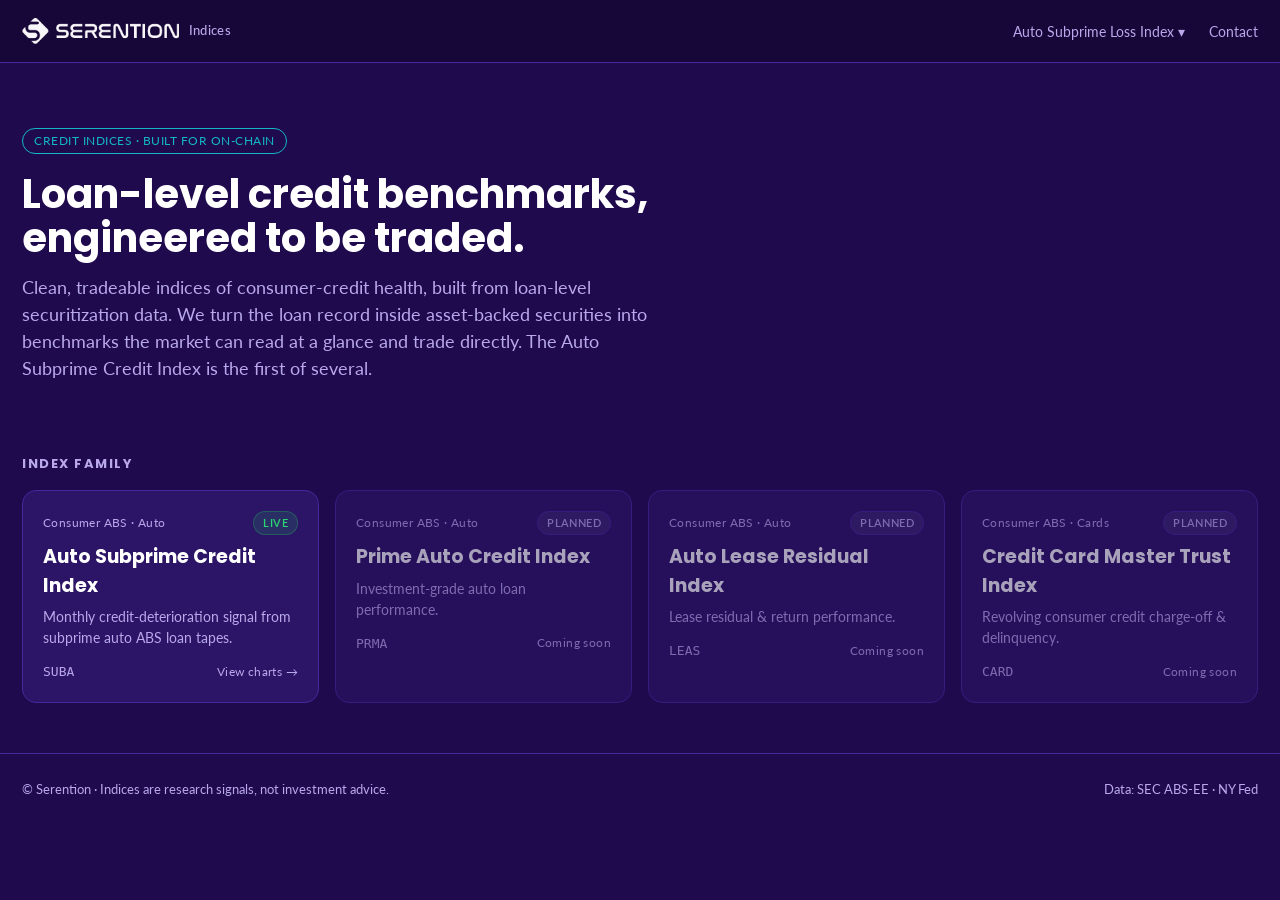
<file: web/index.html>
<!doctype html>
<html lang="en">
<head>
<meta charset="utf-8">
<meta name="viewport" content="width=device-width,initial-scale=1">
<title>Serention Indices — on-chain credit benchmarks</title>
<meta name="description" content="Clean, tradeable indices of consumer-credit health, built from loan-level securitization data.">
<link rel="stylesheet" href="assets/style.css">
</head>
<body>
<header class="site"><div class="wrap">
  <a class="brand" href="index.html"><img class="logo" src="assets/serention-logo.svg" alt="Serention"><small>Indices</small></a>
  <nav>
    <details class="menu"><summary>Auto Subprime Loss Index ▾</summary>
      <span class="dropdown">
        <a href="product.html?slug=auto-subprime">Index Description</a>
        <a href="demo.html">Demo</a>
        <a href="backtest.html">Backtest</a>
        <a href="trade.html">Trade (testnet)</a>
      </span>
    </details>
    <a href="contact.html">Contact</a>
  </nav>
</div></header>

<main class="wrap">
  <section class="hero">
    <span class="tag">Credit indices · built for on-chain</span>
    <h1>Loan-level credit benchmarks,<br>engineered to be traded.</h1>
    <p>Clean, tradeable indices of consumer-credit health, built from loan-level securitization
       data. We turn the loan record inside asset-backed securities into benchmarks the market can
       read at a glance and trade directly. The Auto Subprime Credit Index is the first of several.</p>
  </section>

  <h2 class="section-title">Index family</h2>
  <div class="grid" id="grid"></div>
</main>

<footer class="site"><div class="wrap">
  <div>© Serention · Indices are research signals, not investment advice.</div>
  <div>Data: SEC ABS-EE · NY Fed</div>
</div></footer>

<script src="assets/landing.js"></script>
</body>
</html>
</file>
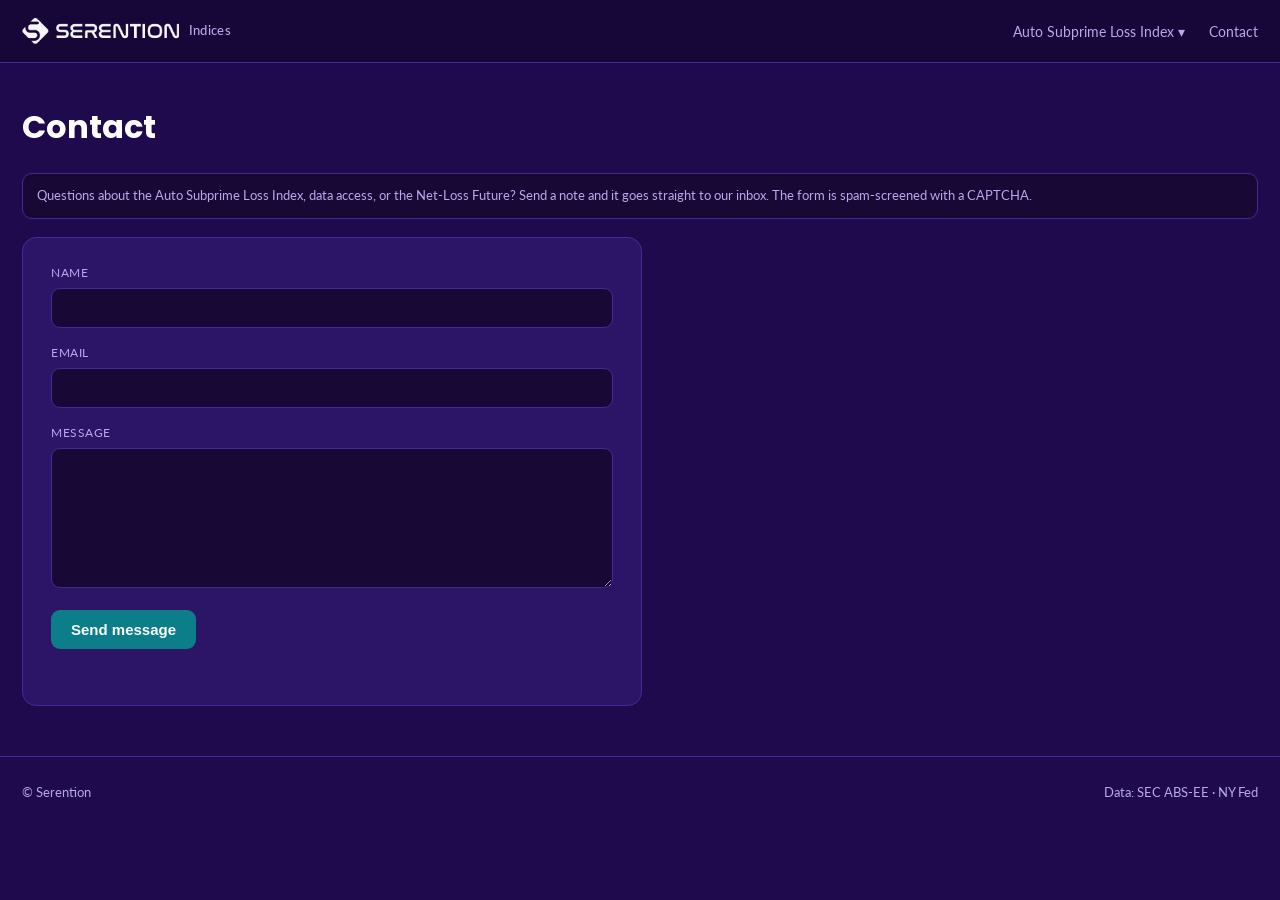
<file: web/contact.html>
<!doctype html>
<html lang="en">
<head>
<meta charset="utf-8">
<meta name="viewport" content="width=device-width,initial-scale=1">
<title>Serention — Contact</title>
<link rel="stylesheet" href="assets/style.css">
<script src="https://challenges.cloudflare.com/turnstile/v0/api.js" async defer></script>
</head>
<body>
<header class="site"><div class="wrap">
  <a class="brand" href="index.html"><img class="logo" src="assets/serention-logo.svg" alt="Serention"><small>Indices</small></a>
  <nav>
    <details class="menu"><summary>Auto Subprime Loss Index ▾</summary>
      <span class="dropdown">
        <a href="product.html?slug=auto-subprime">Index Description</a>
        <a href="demo.html">Demo</a>
        <a href="backtest.html">Backtest</a>
        <a href="trade.html">Trade (testnet)</a>
      </span>
    </details>
    <a href="contact.html">Contact</a>
  </nav>
</div></header>

<main class="wrap">
  <div class="phead"><h1>Contact</h1></div>
  <p class="note">Questions about the Auto Subprime Loss Index, data access, or the Net-Loss Future?
     Send a note and it goes straight to our inbox. The form is spam-screened with a CAPTCHA.</p>

  <form class="contact-card" id="contactForm" novalidate>
    <div class="field">
      <label class="fld" for="name">Name</label>
      <input type="text" id="name" name="name" autocomplete="name" required>
    </div>
    <div class="field">
      <label class="fld" for="email">Email</label>
      <input type="email" id="email" name="email" autocomplete="email" required>
    </div>
    <div class="field">
      <label class="fld" for="message">Message</label>
      <textarea id="message" name="message" required></textarea>
    </div>
    <!-- Cloudflare Turnstile. Replace the test site key below with your real one. -->
    <div class="cf-turnstile" data-sitekey="0x4AAAAAADsH7ktaFsjNcnx1" data-theme="dark"></div>
    <div style="margin-top:16px"><button type="submit" id="send">Send message</button></div>
    <div class="formnote" id="formnote"></div>
  </form>
</main>

<footer class="site"><div class="wrap">
  <div>© Serention</div><div>Data: SEC ABS-EE · NY Fed</div>
</div></footer>

<script src="assets/contact.js"></script>
</body>
</html>
</file>
<file: web/assets/style.css>
@import url('https://fonts.googleapis.com/css2?family=Lato:wght@400;700&family=Poppins:wght@500;600;700&display=swap');
:root{
  /* Serention — darker purple, teal accent (no pink) */
  --bg:#1e0a4d; --panel:#2c1566; --panel2:#170836; --border:#46279c;
  --ink:#ffffff; --muted:#b9a8ec; --accent:#14b8c4; --accent2:#8d56f3;
  --good:#2bd576; --warn:#ffb020; --neg:#ff5c5c; --btn:#0c7e8a; --radius:14px;
  --mono:ui-monospace,SFMono-Regular,Menlo,monospace;
  --sans:'Lato',-apple-system,BlinkMacSystemFont,"Segoe UI",Roboto,Helvetica,Arial,sans-serif;
  --head:'Poppins',var(--sans);
}
*{box-sizing:border-box}
body{margin:0;background:var(--bg);color:var(--ink);font-family:var(--sans);line-height:1.5;-webkit-font-smoothing:antialiased}
h1,h2,h3,h4,h5,h6{font-family:var(--head)}
a{color:inherit;text-decoration:none}
.wrap{max-width:1340px;margin:0 auto;padding:0 22px}
header.site{position:sticky;top:0;z-index:10;backdrop-filter:blur(8px);background:rgba(23,8,54,.85);border-bottom:1px solid var(--border)}
header.site .wrap{display:flex;align-items:center;justify-content:space-between;height:62px}
.brand{display:flex;align-items:center;gap:10px;font-weight:700;letter-spacing:.3px}
.brand .dot{width:11px;height:11px;border-radius:50%;background:var(--accent);box-shadow:0 0 12px var(--accent)}
.brand small{color:var(--muted);font-weight:500}
.logo{height:26px;width:auto;display:block}
nav a{color:var(--muted);margin-left:20px;font-size:14px}
nav a:hover{color:var(--ink)}

.hero{padding:64px 0 34px}
.hero h1{font-size:40px;line-height:1.1;margin:0 0 14px}
.hero p{color:var(--muted);font-size:18px;max-width:640px;margin:0}
.tag{display:inline-block;font-size:12px;color:var(--accent);border:1px solid var(--accent);border-radius:999px;padding:3px 11px;margin-bottom:18px;letter-spacing:.5px;text-transform:uppercase}

.section-title{font-size:13px;text-transform:uppercase;letter-spacing:1.5px;color:var(--muted);margin:38px 0 16px}
.grid{display:grid;grid-template-columns:repeat(auto-fill,minmax(260px,1fr));gap:16px}
.card{background:var(--panel);border:1px solid var(--border);border-radius:var(--radius);padding:20px;transition:.15s;display:block}
a.card:hover{border-color:var(--accent2);transform:translateY(-2px)}
.card .ac{font-size:12px;color:var(--muted);letter-spacing:.4px}
.card h3{margin:8px 0 6px;font-size:19px}
.card p{color:var(--muted);font-size:14px;margin:0 0 14px}
.pill{font-size:11px;font-weight:600;padding:3px 9px;border-radius:999px;letter-spacing:.4px;text-transform:uppercase}
.pill.live{background:rgba(34,197,94,.14);color:var(--good);border:1px solid rgba(34,197,94,.3)}
.pill.planned{background:rgba(138,151,168,.12);color:var(--muted);border:1px solid var(--border)}
.card .row{display:flex;align-items:center;justify-content:space-between}
.ticker{font-family:var(--mono);color:var(--muted);font-size:13px}

/* product page */
.phead{display:flex;flex-wrap:wrap;align-items:baseline;gap:14px;padding:40px 0 8px}
.phead h1{font-size:32px;margin:0}
.phead .asof{color:var(--muted);font-size:14px}
.kpi-head{font-size:16px;margin:26px 0 0}
.kpis{display:grid;grid-template-columns:repeat(auto-fit,minmax(150px,1fr));gap:14px;margin:14px 0 8px}
.kpi{background:var(--panel);border:1px solid var(--border);border-radius:12px;padding:16px}
.kpi .l{font-size:12px;color:var(--muted);text-transform:uppercase;letter-spacing:.6px}
.kpi .v{font-size:26px;font-weight:700;margin-top:6px;font-family:var(--mono)}
.kpi .v small{font-size:14px;color:var(--muted);font-weight:500}
.chart-card{background:var(--panel);border:1px solid var(--border);border-radius:var(--radius);padding:18px 18px 8px;margin:18px 0}
.chart-card h2{font-size:16px;margin:0 0 2px}
.chart-card .sub{color:var(--muted);font-size:13px;margin:0 0 12px}
.chart-box{position:relative;height:340px}
.methodology{background:var(--panel2);border:1px solid var(--border);border-radius:var(--radius);padding:18px;color:var(--muted);font-size:14px;margin:22px 0}
.methodology b{color:var(--ink)}
.about{background:var(--panel);border:1px solid var(--border);border-radius:var(--radius);padding:20px 22px;margin:18px 0 6px}
.about>p{color:var(--muted);font-size:14.5px;margin:0 0 14px;max-width:880px}
.about .lead{color:var(--ink);font-size:15px;margin-bottom:16px}
.about dl{display:grid;grid-template-columns:170px 1fr;gap:6px 22px;margin:0}
.about dt{color:var(--ink);font-weight:600;font-size:14px}
.about dd{color:var(--muted);font-size:14px;margin:0 0 8px}
.about dd b{color:var(--ink);font-weight:600}
@media(max-width:640px){.about dl{grid-template-columns:1fr;gap:2px}.about dt{margin-top:10px}}
.example{margin-top:18px;padding:16px 18px;background:var(--panel2);border:1px solid var(--border);border-radius:var(--radius)}
.ex-title{color:var(--ink);font-weight:600;font-size:14px}
.ex-note{color:var(--muted);font-size:13px;margin:4px 0 10px}
.example ol{margin:0;padding-left:20px;color:var(--muted);font-size:14px}
.example ol li{margin-bottom:12px}
.example ol li b{color:var(--ink);font-weight:600}
.ex-table{margin:10px 0;font-size:13px;max-width:520px}
footer.site{border-top:1px solid var(--border);margin-top:50px;padding:26px 0;color:var(--muted);font-size:13px}
footer.site .wrap{display:flex;justify-content:space-between;flex-wrap:wrap;gap:10px}
.disclaimer{font-size:12px;color:#9a86d6;margin-top:8px;max-width:760px}
.backlink{color:var(--muted);font-size:14px;display:inline-block;margin-top:26px}
@media(max-width:600px){.hero h1{font-size:30px}.phead h1{font-size:25px}}

/* forms, tables, tools (backtest + trade) */
.tool{background:var(--panel);border:1px solid var(--border);border-radius:var(--radius);padding:20px;margin:18px 0}
.form-grid{display:grid;grid-template-columns:repeat(auto-fit,minmax(160px,1fr));gap:14px;align-items:end}
label.fld{display:block;font-size:12px;color:var(--muted);text-transform:uppercase;letter-spacing:.5px;margin-bottom:6px}
input,select{width:100%;background:var(--panel2);border:1px solid var(--border);border-radius:9px;color:var(--ink);
  padding:10px 12px;font-size:15px;font-family:var(--sans)}
input:focus,select:focus{outline:none;border-color:var(--accent2)}
button{background:var(--btn);color:#fff;border:none;border-radius:9px;padding:11px 20px;font-size:15px;
  font-weight:600;cursor:pointer;transition:.15s}
button:hover{filter:brightness(1.08)}
button.ghost{background:transparent;border:1px solid var(--border);color:var(--ink)}
button:disabled{opacity:.5;cursor:not-allowed}
.table-wrap{overflow-x:auto;border:1px solid var(--border);border-radius:12px;margin:14px 0}
table.dt{width:100%;border-collapse:collapse;font-size:13px;font-family:var(--mono)}
table.dt th,table.dt td{padding:8px 12px;text-align:right;white-space:nowrap;border-bottom:1px solid var(--border)}
table.dt th{position:sticky;top:0;background:var(--panel2);color:var(--muted);font-weight:600;text-transform:uppercase;font-size:11px;letter-spacing:.4px}
table.dt td:first-child,table.dt th:first-child{text-align:left}
table.dt tr:last-child td{border-bottom:none}
.pos{color:var(--good)}.neg{color:var(--neg)}
.metrics-2{display:grid;grid-template-columns:1fr 1fr;gap:0;border:1px solid var(--border);border-radius:12px;overflow:hidden}
.metrics-2 .col{padding:0}
.metrics-2 .h{padding:10px 14px;font-weight:700;background:var(--panel2);border-bottom:1px solid var(--border)}
.metrics-2 .r{display:flex;justify-content:space-between;padding:9px 14px;border-bottom:1px solid var(--border);font-size:14px}
.metrics-2 .r .k{color:var(--muted)}.metrics-2 .r .v{font-family:var(--mono)}
.metrics-2 .col.long .h{color:var(--good)}.metrics-2 .col.short .h{color:var(--neg)}
.note{font-size:13px;color:var(--muted);background:var(--panel2);border:1px solid var(--border);border-radius:10px;padding:12px 14px;margin:14px 0}
.wallet{font-family:var(--mono);font-size:13px;color:var(--muted)}
.statusline{font-size:13px;color:var(--muted);margin:10px 0;min-height:18px}

/* nav dropdown (Products menu) — click to toggle, stays open until reclick/navigate */
nav .menu{position:relative;display:inline-block;margin-left:20px}
nav .menu>summary{list-style:none;cursor:pointer;color:var(--muted);font-size:14px;user-select:none}
nav .menu>summary::-webkit-details-marker{display:none}
nav .menu>summary:hover,nav .menu[open]>summary{color:var(--ink)}
nav .menu .dropdown{position:absolute;right:0;top:100%;margin-top:10px;background:var(--panel);
  border:1px solid var(--border);border-radius:12px;padding:8px;min-width:220px;display:none;
  flex-direction:column;box-shadow:0 14px 34px rgba(0,0,0,.4);z-index:20}
nav .menu[open] .dropdown{display:flex}
nav .dropdown a{margin:0;padding:9px 12px;border-radius:8px;font-size:14px;white-space:nowrap}
nav .dropdown a:hover{background:var(--panel2);color:var(--ink)}

/* two-column index page: chart/figure on the left, copy on the right */
.split-row{display:grid;grid-template-columns:minmax(0,1fr) minmax(0,1fr);gap:18px;align-items:stretch;margin:18px 0}
.split-row>*{margin:0}
.split-row .chart-card{margin:0;display:flex;flex-direction:column}
.split-row .chart-card .chart-box{flex:1;min-height:300px}
.copy{background:var(--panel);border:1px solid var(--border);border-radius:var(--radius);padding:22px 24px}
.copy h2{font-size:19px;margin:0 0 10px}
.copy h3{font-size:13px;text-transform:uppercase;letter-spacing:.6px;color:var(--accent);margin:16px 0 4px}
.copy p{color:var(--muted);font-size:14px;margin:0 0 10px}
.copy p:last-child{margin-bottom:0}
.copy b{color:var(--ink);font-weight:600}
.copy dl{display:grid;grid-template-columns:max-content 1fr;gap:6px 16px;margin:6px 0 0}
.copy dt{color:var(--ink);font-weight:600;font-size:13px}
.copy dd{color:var(--muted);font-size:13px;margin:0}
@media(max-width:860px){.split-row{grid-template-columns:1fr}.split-row .chart-card .chart-box{min-height:320px}}

/* contact form */
.contact-card{background:var(--panel);border:1px solid var(--border);border-radius:var(--radius);padding:26px 28px;margin:18px 0;max-width:620px}
.contact-card .field{margin-bottom:16px}
.contact-card textarea{width:100%;min-height:140px;background:var(--panel2);border:1px solid var(--border);
  border-radius:9px;color:var(--ink);padding:10px 12px;font-size:15px;font-family:var(--sans);resize:vertical}
.contact-card textarea:focus{outline:none;border-color:var(--accent2)}
.formnote{font-size:13px;margin-top:12px;min-height:18px}
.formnote.ok{color:var(--good)}.formnote.err{color:var(--neg)}
</file>
